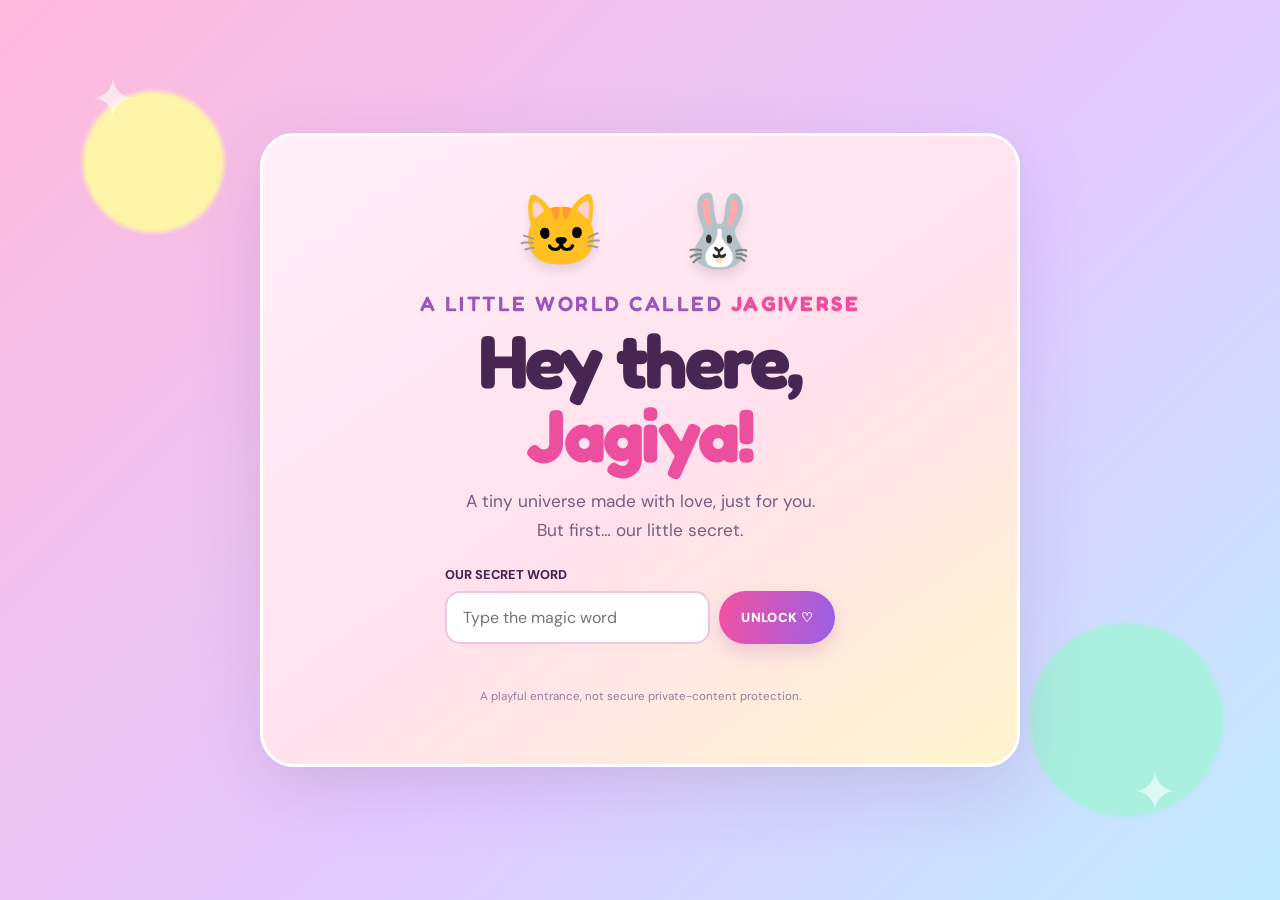
<file: index.html>
<!doctype html>
<html lang="en">
<head>
<meta charset="utf-8"><meta name="viewport" content="width=device-width,initial-scale=1"><meta name="theme-color" content="#ff72b6">
<title>JAGIVERSE ♡ for Jagiya</title>
<style>
@import url('https://fonts.googleapis.com/css2?family=DM+Sans:wght@400;500;600;700;800;900&family=Fredoka:wght@400;500;600;700&family=Pacifico&display=swap');
:root{--ink:#43234f;--pink:#ff62ad;--purple:#9664ed;--yellow:#ffd85e;--mint:#69d9bd;--blue:#69c8f3;--paper:#fffaff}
*{box-sizing:border-box}html,body{margin:0;width:100%;height:100%;overflow:hidden}body{font-family:'DM Sans',sans-serif;color:var(--ink);background:linear-gradient(130deg,#ffd6e9,#f0ddff 48%,#d9f4ff)}button,input{font:inherit}button{cursor:pointer;border:0}
#app{position:relative;width:100%;height:100dvh;overflow:hidden}.scene{position:absolute;inset:0;display:none!important;align-items:center;justify-content:center;padding:clamp(14px,3vw,34px);overflow:hidden}.scene.active{display:flex!important;animation:appear .42s ease both}@keyframes appear{from{opacity:0;transform:scale(.985)}to{opacity:1;transform:scale(1)}}
.scene:before,.scene:after{content:'✦';position:absolute;color:#fff9;font-size:clamp(25px,5vw,55px);pointer-events:none}.scene:before{top:7%;left:7%}.scene:after{bottom:8%;right:8%}
.panel{position:relative;z-index:1;width:min(760px,100%);max-height:calc(100dvh - 34px);overflow:hidden;text-align:center;padding:clamp(22px,4vw,48px);border:3px solid #fff;border-radius:34px;background:#fffdf2ed;box-shadow:0 22px 70px #653b7b2b}
.panel.pink{background:linear-gradient(145deg,#fff0f7,#ffe1ed 55%,#fff5ce)}.panel.lilac{background:linear-gradient(145deg,#fff,#eee2ff 65%,#e3f4ff)}.panel.yellow{background:linear-gradient(145deg,#fff8d9,#ffe8c9 55%,#ffe1ef)}.panel.mint{background:linear-gradient(145deg,#f1fff9,#d9f8ee 55%,#e1efff)}
.brand{font:600 clamp(1rem,2vw,1.3rem) 'Fredoka';letter-spacing:.12em;color:#9c56b9}.brand b{color:#f04e9c}.mascots{font-size:clamp(2.6rem,6vw,4.4rem);margin:0 0 12px;filter:drop-shadow(0 7px 4px #5c376b22)}.kicker{font-size:.7rem;letter-spacing:.2em;text-transform:uppercase;font-weight:900;color:#a14eb6;margin:0 0 12px}.headline{font:700 clamp(2.2rem,6.5vw,4.7rem)/.98 'Fredoka';letter-spacing:-.035em;margin:8px 0 16px;color:#482653}.headline em{font-style:normal;color:#ed4f9f}.headline .purple{color:#9160dd}.copy{font-size:clamp(.92rem,1.6vw,1.08rem);line-height:1.65;color:#755d7e;max-width:570px;margin:12px auto 22px}.tiny{font-size:.72rem;color:#977e9e;margin-top:17px}.field-label{display:block;text-align:left;font-size:.8rem;font-weight:800;margin:18px auto 8px;max-width:390px}.entry{display:flex;gap:9px;max-width:390px;margin:auto}.entry input{min-width:0;flex:1;border:2px solid #f1c5df;background:white;border-radius:15px;padding:14px 16px;outline:none}.entry input:focus{border-color:#a36be8}.btn{border-radius:999px;padding:14px 22px;font-weight:900;font-size:.82rem;letter-spacing:.025em;color:white;background:linear-gradient(100deg,#f451a1,#9860e8);box-shadow:0 8px 18px #a04d9d35;transition:.18s}.btn:hover{transform:translateY(-2px) scale(1.02)}.btn.alt{background:linear-gradient(100deg,#ff9d43,#f25c9e)}.btn.soft{background:#fff;color:#8d50b5;border:2px solid #ead6ff;box-shadow:none}.actions{display:flex;justify-content:center;gap:10px;flex-wrap:wrap;margin-top:22px}.error{color:#d63f76;font-weight:800;font-size:.8rem;min-height:18px;margin:10px 0 0}
.gate-scene{background:radial-gradient(circle at 12% 18%,#fff5a8 0 5%,transparent 5.5%),radial-gradient(circle at 88% 80%,#a9f0df 0 7%,transparent 7.5%),linear-gradient(135deg,#ffb9db,#e4caff 55%,#bfeaff)}.welcome-scene{background:radial-gradient(circle at 15% 80%,#ffda7d 0 8%,transparent 8.5%),linear-gradient(135deg,#ffd4eb,#e9d8ff 55%,#c8edff)}.birthday-scene{background:radial-gradient(circle at 50% 0,#fff0a8,transparent 40%),linear-gradient(135deg,#ffb5d8,#f4d9ff 50%,#c8f2ed)}.memory-scene{background:linear-gradient(135deg,#d4f5e8,#fff0bd 50%,#ffd5e9)}.home-scene{background:linear-gradient(135deg,#ffc9e3,#e3d4ff 48%,#c8edff)}.feature-scene{background:linear-gradient(135deg,#ffe0ef,#e7dcff 52%,#d7f5eb)}
.cake{font-size:clamp(4rem,10vw,6.4rem);line-height:1.15;filter:drop-shadow(0 9px 5px #6b3d6a20);animation:bob 2s ease-in-out infinite}@keyframes bob{50%{transform:translateY(-8px)}}.birthday-note{font:500 clamp(1rem,2vw,1.25rem)/1.7 'DM Sans';color:#70536f;max-width:590px;margin:10px auto}.signature{font:1.45rem 'Pacifico';color:#b24c9c;margin:16px 0}.memory-cards{display:grid;grid-template-columns:repeat(3,1fr);gap:10px;margin:22px auto;max-width:560px}.memory-card{padding:17px 8px;border:2px solid white;border-radius:20px;background:#ffe0ef;box-shadow:0 8px 18px #73447a18}.memory-card:nth-child(2){background:#fff0b9}.memory-card:nth-child(3){background:#d9f5e9}.memory-card span{display:block;font-size:2rem}.memory-card b{display:block;font:700 .85rem 'Fredoka';margin-top:6px}.memory-card small{display:block;font-size:.68rem;color:#826a88;margin-top:4px}
.home-panel{width:min(900px,100%);padding:clamp(18px,3vw,30px)}.home-top{display:flex;justify-content:space-between;align-items:center;margin-bottom:12px}.home-top .brand{font-size:1.2rem}.hello{background:white;border-radius:999px;padding:9px 14px;font-size:.72rem;font-weight:900;color:#a04c9f}.home-title{font:700 clamp(2rem,5vw,3.3rem) 'Fredoka';margin:8px 0;color:#4a2858}.home-title span{color:#e94d9c}.door-grid{display:grid;grid-template-columns:repeat(3,1fr);gap:12px;margin-top:22px}.door{min-height:128px;padding:15px 9px;border:2px solid white;border-radius:22px;color:#512c5e;box-shadow:0 9px 20px #75458a1b;transition:.18s}.door:hover{transform:translateY(-4px) rotate(-1deg)}.door span{display:block;font-size:2.2rem;margin-bottom:5px}.door b{display:block;font:700 .83rem 'Fredoka'}.door small{display:block;font-size:.68rem;color:#806b87;margin-top:4px}.door:nth-child(1){background:#ffd9eb}.door:nth-child(2){background:#e5d8ff}.door:nth-child(3){background:#ffedb7}.door:nth-child(4){background:#d6f5e8}.door:nth-child(5){background:#d5efff}.door:nth-child(6){background:#ffe0d0}
.back{position:absolute;top:17px;left:18px;border-radius:999px;background:#fff;color:#8955ae;padding:9px 14px;font-size:.72rem;font-weight:900;box-shadow:0 4px 12px #75458a14}.feature-panel{padding-top:52px}.choices{display:grid;grid-template-columns:repeat(3,1fr);gap:10px;margin:18px auto;max-width:580px}.choice{border:2px solid white;border-radius:18px;padding:13px 6px;background:#ffe0ee;color:#583360;font-size:1.8rem;box-shadow:0 7px 16px #75458a13}.choice:nth-child(3n+2){background:#fff0bd}.choice:nth-child(3n){background:#d9f5e9}.choice b{display:block;font:700 .78rem 'Fredoka';margin-top:5px}.message{background:white;border:2px dashed #e7b6dd;border-radius:18px;padding:16px;margin:15px auto;max-width:590px;color:#72587d;line-height:1.65;min-height:55px}.gift-row{display:flex;justify-content:center;gap:15px}.gift-row button{font-size:2.7rem;background:#ffe1ef;border:2px solid white;border-radius:18px;padding:10px 17px}.year-row{display:flex;gap:8px;justify-content:center;flex-wrap:wrap}.year-row button{background:#eee1ff;color:#8150b0;border-radius:999px;padding:10px 15px;font-weight:900}.year-row button.selected{background:#915cda;color:white}.photo-input{display:none}.photo-grid{display:flex;justify-content:center;gap:10px;flex-wrap:wrap;max-height:120px;overflow:hidden}.photo-grid img{width:90px;height:90px;object-fit:cover;border:6px solid white;box-shadow:0 5px 15px #54305c25;transform:rotate(-3deg)}.photo-grid img:nth-child(even){transform:rotate(4deg)}.footer-note{font:1rem 'Pacifico';color:#a15a9c;margin-top:17px}
#confetti{position:fixed;inset:0;pointer-events:none;z-index:20;overflow:hidden}.piece{position:absolute;top:-20px;width:9px;height:14px;animation:fall 2.8s linear forwards}@keyframes fall{to{transform:translateY(110vh) rotate(650deg);opacity:0}}

.journal{max-width:590px;margin:16px auto 0;background:#fff8fe;border:2px solid #fff;border-radius:22px;padding:14px;box-shadow:0 8px 20px #70437c12}.journal h3{font:700 1.1rem 'Fredoka';margin:3px 0 5px;color:#914a9e}.journal p{font-size:.78rem;color:#806b87;margin:5px}.journal textarea{display:block;width:100%;min-height:92px;resize:vertical;border:2px solid #f1c5df;border-radius:14px;padding:12px;font:inherit;color:#55345f;background:white;outline:none}.journal textarea:focus{border-color:#a36be8}.journal .actions{margin-top:10px}.year-select{display:block;width:min(300px,100%);margin:10px auto 16px;padding:13px 16px;border:2px solid white;border-radius:15px;background:#fff;color:#78469e;font:800 1rem 'DM Sans'}.year-card{max-width:620px;margin:0 auto;background:linear-gradient(145deg,#fff9d9,#ffe5f1 55%,#eee3ff);border:3px solid white;border-radius:24px;padding:18px;box-shadow:0 10px 25px #73447a18}.year-sparkle{font-size:1.35rem;color:#c06aa9}.year-card h2{font:700 1.45rem 'Fredoka';color:#633b7b}.year-card .message{max-height:34vh;overflow:auto;text-align:left;white-space:normal}.garland{position:relative;max-width:640px;margin:16px auto 24px;padding-top:18px}.garland-string{position:absolute;top:18px;left:4%;right:4%;height:30px;border-top:4px solid #c78ab9;border-radius:50%;transform:rotate(1deg)}.photo-grid{display:flex;justify-content:center;align-items:flex-start;gap:clamp(8px,2vw,18px);flex-wrap:wrap;max-height:38vh;overflow:auto;padding:18px 4px 8px}.photo-grid img,.hanging-placeholder{position:relative;width:clamp(86px,17vw,140px);height:clamp(116px,22vw,174px);object-fit:cover;border:7px solid white;border-bottom-width:18px;border-radius:4px;background:#fff3d4;box-shadow:0 8px 17px #54305c25;transform:rotate(-4deg);margin-top:12px}.photo-grid img:nth-child(even),.hanging-placeholder:nth-child(even){transform:rotate(4deg);margin-top:28px}.hanging-placeholder{display:flex;flex-direction:column;align-items:center;justify-content:center;padding:8px;color:#81517f;text-align:center}.hanging-placeholder span{font-size:2rem}.hanging-placeholder b{font:700 .72rem 'Fredoka';margin-top:8px}.hanging-placeholder small{font-size:.6rem;margin-top:5px;color:#a47c9d}
@media(max-width:620px){.panel{padding:24px 17px;border-radius:25px}.entry{flex-direction:column}.entry .btn{width:100%}.door-grid{grid-template-columns:repeat(2,1fr);gap:9px}.door{min-height:112px}.door:nth-child(6){grid-column:1/-1}.choices{grid-template-columns:repeat(2,1fr)}.memory-cards{gap:6px}.memory-card{padding:13px 4px}.memory-card b{font-size:.72rem}.home-panel{padding:17px 12px}.home-title{margin:4px}.home-top{margin-bottom:6px}}
@media(max-height:650px){.panel{padding-top:18px;padding-bottom:18px}.mascots{margin-bottom:5px}.headline{margin:5px 0 9px}.copy{margin:8px auto 13px}.cake{font-size:3.5rem}.memory-cards{margin:12px auto}.door{min-height:100px;padding:10px 6px}.door span{font-size:1.8rem}.feature-panel{padding-top:44px}}

/* JAGIVERSE — FULL CONTENT SCROLL FIX */
.scene {
  align-items: flex-start;
  overflow-x: hidden;
  overflow-y: auto;
  scroll-behavior: smooth;
}

.panel {
  flex-shrink: 0;
  max-height: none;
  overflow: visible;
  margin-block: auto;
}

/* Pretty scrollbar */
.scene {
  scrollbar-width: thin;
  scrollbar-color: #d99acb transparent;
}

.scene::-webkit-scrollbar {
  width: 7px;
}

.scene::-webkit-scrollbar-thumb {
  background: #d99acb;
  border-radius: 20px;
}

</style>
</head>
<body>
<main id="app">
<section class="scene gate-scene active" id="gate"><div class="panel pink"><div class="mascots">🐱　🐰</div><div class="brand">A LITTLE WORLD CALLED <b>JAGIVERSE</b></div><h1 class="headline">Hey there,<br><em>Jagiya!</em></h1><p class="copy">A tiny universe made with love, just for you.<br>But first… our little secret.</p><form id="gateForm"><label class="field-label" for="password">OUR SECRET WORD</label><div class="entry"><input id="password" type="password" placeholder="Type the magic word" autocomplete="off" required><button class="btn" type="submit">UNLOCK ♡</button></div><p class="error" id="error"></p></form><p class="tiny">A playful entrance, not secure private-content protection.</p></div></section>
<section class="scene welcome-scene" id="welcome"><div class="panel lilac"><div class="mascots">🌈 ✨ 🦋</div><p class="kicker">ACCESS GRANTED · BESTIE DETECTED</p><h1 class="headline">YOU'RE IN,<br><em>JAGIYA!</em></h1><p class="copy">Okay, birthday girl. I made a little something for you. Ready to see it?</p><div class="actions"><button class="btn" data-go="birthday">OPEN YOUR BIRTHDAY SURPRISE 🎁</button></div></div></section>
<section class="scene birthday-scene" id="birthday"><div class="panel yellow"><p class="kicker">NOVEMBER 25 · YOUR DAY, YOUR MAGIC</p><h1 class="headline">HAPPY BIRTHDAY,<br><em>JAGIYA!</em></h1><div class="cake">🎂</div><p class="birthday-note">To my favourite human — three years ago, school gave me a friend, and somehow life gave me a whole little family in one person. I hope this year brings you soft days, loud laughter, brave dreams and all the love you deserve.</p><p class="signature">Forever your bestie ♡</p><div class="actions"><button class="btn alt" data-go="memories">I HAVE ANOTHER SURPRISE 💌</button></div></div></section>
<section class="scene memory-scene" id="memories"><div class="panel mint"><p class="kicker">THREE YEARS · A MILLION LITTLE MOMENTS</p><h1 class="headline">OUR STORY<br><em>ISN'T OVER.</em></h1><p class="copy">From school-day beginnings to all our chaos, laughter and memories. This is only the beginning of our scrapbook.</p><div class="memory-cards"><div class="memory-card"><span>🎒</span><b>YEAR ONE</b><small>Where it began</small></div><div class="memory-card"><span>🌷</span><b>YEAR TWO</b><small>More chaos, more us</small></div><div class="memory-card"><span>🧸</span><b>YEAR THREE</b><small>Still my person</small></div></div><div class="actions"><button class="btn" data-go="home">ENTER OUR LITTLE UNIVERSE ✨</button></div></div></section>
<section class="scene home-scene" id="home"><div class="panel home-panel lilac"><div class="home-top"><div class="brand">JAGI<b>VERSE</b> ♡</div><div class="hello">HI, JAGIYA! 💗</div></div><p class="kicker">YOUR VERY OWN CORNER OF THE UNIVERSE</p><h1 class="home-title">You're <span>home.</span> ♡</h1><p class="copy" style="margin:5px auto 12px">Pick a little door. Something is waiting inside.</p><div class="door-grid"><button class="door" data-go="rooms"><span>🌈</span><b>FEELINGS ROOMS</b><small>For every kind of day</small></button><button class="door" data-go="letters"><span>💌</span><b>OPEN-WHEN LETTERS</b><small>Little notes from me</small></button><button class="door" data-go="play"><span>🎡</span><b>PLAY ZONE</b><small>Games & giggles</small></button><button class="door" data-go="yearbook"><span>📖</span><b>BIRTHDAY BOOK</b><small>Every year, a new page</small></button><button class="door" data-go="scrapbook"><span>📸</span><b>MEMORY SCRAPBOOK</b><small>Our moments</small></button><button class="door" data-go="birthday"><span>🎂</span><b>REPLAY THE DAY</b><small>Birthday magic again</small></button></div><p class="footer-note">Three years down. Forever to go. 🦋</p></div></section>
<section class="scene feature-scene" id="rooms"><div class="panel feature-panel"><button class="back" data-go="home">← HOME</button><p class="kicker">PICK WHAT YOUR HEART NEEDS</p><h1 class="headline">YOUR LITTLE<br><em>FEELINGS ROOMS</em></h1><div class="choices" id="roomChoices"><button class="choice" data-room="sad">🌧️<b>I'm sad</b></button><button class="choice" data-room="happy">🌈<b>I'm happy</b></button><button class="choice" data-room="lonely">🪐<b>I feel lonely</b></button><button class="choice" data-room="hug">🧸<b>I need a hug</b></button><button class="choice" data-room="proud">🏆<b>I'm proud</b></button><button class="choice" data-room="sleep">🌙<b>Can't sleep</b></button><button class="choice" data-room="need">💗<b>I need you</b></button></div><div class="message" id="roomMessage">Choose a room, bestie. I'll meet you there. ♡</div><div class="journal"><h3>💌 Leave me a little message</h3><p>Write whatever is on your mind. Save it here, or share it with me.</p><textarea id="feelingNote" placeholder="Tell me about your day, your thoughts, or anything you want me to know..."></textarea><div class="actions"><button class="btn" id="saveFeeling">SAVE MY NOTE ♡</button><button class="btn alt" id="shareFeeling">SHARE MY NOTE ↗</button></div><p class="tiny" id="feelingStatus">Your saved notes stay in this browser on this device.</p><div class="message" id="savedFeelings">Your little notes will appear here.</div></div></div></section>
<section class="scene feature-scene" id="letters"><div class="panel feature-panel"><button class="back" data-go="home">← HOME</button><p class="kicker">A LITTLE LOVE FOR LATER</p><h1 class="headline">OPEN <em>WHEN…</em> 💌</h1><div class="choices" id="letterChoices"><button class="choice" data-letter="sad">🌧️<b>You're sad</b></button><button class="choice" data-letter="happy">🌈<b>You're happy</b></button><button class="choice" data-letter="miss">💌<b>You miss me</b></button><button class="choice" data-letter="doubt">⭐<b>You doubt yourself</b></button><button class="choice" data-letter="laugh">🐸<b>You need a laugh</b></button><button class="choice" data-letter="birthday">🎂<b>It's your birthday</b></button></div><div class="message" id="letterMessage">Tap an envelope to open your letter. ♡</div></div></section>
<section class="scene feature-scene" id="play"><div class="panel feature-panel"><button class="back" data-go="home">← HOME</button><p class="kicker">TIME TO BE UN-SERIOUS</p><h1 class="headline">BESTIE <em>PLAY ZONE</em></h1><p class="copy">Choose a mystery gift. No peeking!</p><div class="gift-row"><button data-gift="0">🎁</button><button data-gift="1">🎀</button><button data-gift="2">🧁</button></div><div class="message" id="giftMessage">Your surprise is waiting…</div><button class="btn" id="noteButton">SEND ME A RANDOM LOVE NOTE 💗</button><div class="message" id="noteMessage">Press the button for a reminder.</div></div></section>
<section class="scene feature-scene" id="yearbook"><div class="panel feature-panel"><button class="back" data-go="home">← HOME</button><p class="kicker">THE STORY KEEPS GROWING</p><h1 class="headline">OUR BIRTHDAY <em>BOOK</em></h1><label class="field-label" for="yearSelect">CHOOSE A BIRTHDAY CHAPTER</label><select id="yearSelect" class="year-select"></select><div class="year-card"><div class="year-sparkle">✦ ✧ 🎂 ✧ ✦</div><h2 id="yearHeading">2026 · THE FIRST PAGE</h2><div class="message" id="yearMessage">The first page of our birthday tradition. ♡</div><p class="signature">A new birthday, a new little letter. ♡</p></div><p class="copy">A birthday chapter for every year from 2026 through 2076. Fifty years of wishes, and still more to come.</p></div></section>
<section class="scene feature-scene" id="scrapbook"><div class="panel feature-panel"><button class="back" data-go="home">← HOME</button><p class="kicker">OUR CAMERA ROLL, BUT CUTER</p><h1 class="headline">MEMORY <em>SCRAPBOOK</em></h1><p class="copy">Not a photo grid — a little memory party, with our moments hanging like decorations.</p><div class="garland">
  <div class="garland-string"></div>

  <div class="photo-grid" id="photos"></div>

  <label class="btn" for="photoInput">＋ HANG OUR PHOTOS</label><input class="photo-input" id="photoInput" type="file" accept="image/*" multiple><p class="tiny">Add your favourite memories here, one picture at a time or all together! 💗</p></div></section>
</main><div id="confetti"></div>
<script>
(()=>{'use strict';const $=s=>document.querySelector(s),all=[...document.querySelectorAll('.scene')];function show(id){all.forEach(x=>x.classList.toggle('active',x.id===id));}document.addEventListener('click',e=>{const b=e.target.closest('[data-go]');if(b){show(b.dataset.go);if(b.dataset.go==='birthday')burst(80)}});$('#gateForm').addEventListener('submit',e=>{e.preventDefault();if($('#password').value.trim()==='0412'){show('welcome');burst(45);$('#error').textContent=''}else{$('#error').textContent='Not quite, bestie. Try our secret word again ♡';$('#password').focus()}});function burst(n){const layer=$('#confetti'),c=['#ff5eaa','#9b5cf2','#ffdc57','#59d6bd','#59bdf5'];for(let i=0;i<n;i++){let p=document.createElement('i');p.className='piece';p.style.left=Math.random()*100+'%';p.style.background=c[i%c.length];p.style.animationDelay=Math.random()*.5+'s';layer.append(p);setTimeout(()=>p.remove(),3000)}}
const room={sad:'It is okay to have a heavy day. You do not have to turn every bad day into a lesson. Rest, cry if you need to, and be gentle with yourself. ♡',happy:'WAIT, YOU ARE HAPPY?! TELL ME EVERYTHING! You deserve days that feel light. Celebrate every tiny thing. 🌈',lonely:'You are not an afterthought. Even when the chat is quiet, you still matter. You have a place in my life. 🪐',hug:'Consider this your biggest virtual hug from me, Jagiya! 🐱💗🐰',proud:'I’M PROUD OF YOU TOO, JAGIYA! Every little achievement of yours deserves to be celebrated. Even when you don’t realise how amazing you are, I do. 🏆',sleep:'Unclench your jaw. Drop your shoulders. Take one slow breath in, and let it go. You do not have to solve tomorrow tonight. Rest, Jagiya. 🌙',need:'If you need me, call or message when you can. You do not need a perfect reason. A simple “hey, I need you” is enough. I am on your team. 💗'};$('#roomChoices').addEventListener('click',e=>{let b=e.target.closest('[data-room]');if(b){$('#roomMessage').textContent=room[b.dataset.room];if(['hug','proud'].includes(b.dataset.room))burst(45)}});
const letters={sad:'I wish I could sit beside you right now. You do not have to explain everything or pretend you are okay. You are loved on the messy days too. ♡',happy:'I hope you are smiling that big smile of yours. Please celebrate properly! Your happiness is never silly or too much. 🌈',miss:'Consider this a tiny paper hug. Three years of friendship, countless little moments, and still so much story left. 💌',doubt:'You are capable of more than your worried brain lets you believe. You do not have to be perfect to be brilliant. ⭐',laugh:'Official reminder: drink water, stop overthinking for four minutes, and remember your bestie thinks you are a certified little weirdo. Affectionately. 🐸',birthday:'Another chapter, another version of you to love. Here is to all the birthdays we have not celebrated yet. 🎂'};$('#letterChoices').addEventListener('click',e=>{let b=e.target.closest('[data-letter]');if(b)$('#letterMessage').textContent=letters[b.dataset.letter]});const gifts=['A pocket-sized reminder: you are someone’s favourite person. ♡','A lifetime supply of imaginary cupcakes. 🧁','A bestie coupon: redeem for one emergency pep talk. 💌'];document.querySelectorAll('[data-gift]').forEach(b=>b.addEventListener('click',()=>$('#giftMessage').textContent=gifts[+b.dataset.gift]));const notes=['You make ordinary days feel like stories worth keeping. ♡','You are not behind. You are becoming.','Your existence is already a reason to celebrate.','If today was hard, I am still proud of you.'];$('#noteButton').addEventListener('click',()=>$('#noteMessage').textContent=notes[Math.floor(Math.random()*notes.length)]);
const yearMessages=["The year this little birthday book begins. I hope today reminds you that being here makes the world brighter. Laugh until your cheeks hurt, feel loved without having to ask, and step into this new age knowing you never have to earn your place in my life. This is our first page, Jagiya, and I am keeping it safe.", "One year later, and I hope life has surprised you in the loveliest ways. I hope you have found new reasons to be proud, new places that feel like home, and new versions of yourself that you are excited to meet. Whatever changed this year, I hope one thing stayed steady: you have a bestie who is cheering for you.", "May this birthday find you braver about your dreams and kinder to yourself on the difficult days. I hope the little things you once wished for are slowly becoming real. Keep collecting silly stories, beautiful moments and people who make your heart feel safe. I am so glad our story crossed paths.", "I hope this year gives you room to grow without rushing, to rest without guilt and to celebrate without making yourself small. May your days be filled with warm surprises, honest friendships and achievements that make you look back and smile. You deserve a life that feels like your own.", "A whole new decade of memories begins. I hope you look at the person you have become with tenderness. You have made it through every version of yesterday, and that is worth celebrating. May this year bring peaceful mornings, ridiculous laughter and dreams that finally get their turn.", "I hope the next twelve months are generous with you. May the right doors open, may the wrong ones close gently, and may you always recognise your own worth before the world reminds you. No matter how busy life gets, I hope we keep finding little ways to make each other laugh.", "This year, I wish you courage that feels calm, confidence that does not need applause and happiness that does not depend on everything being perfect. May you find magic in ordinary afternoons and remember that you are loved in every season.", "I hope you get to do more of what makes you feel alive. Take the pictures, try the new thing, say yes to the adventure and no to what drains you. May this birthday be a reminder that your life is still unfolding in beautiful, surprising directions.", "Another year of you being wonderfully, unmistakably you. I hope you never trade your softness for the sake of fitting in. Keep your humour, your hopes and your lovely little ways of seeing the world. There is so much ahead worth looking forward to.", "I hope you pause today and notice how far you have travelled. Every small step counted, even the ones nobody saw. May this year bring people who understand your heart, work that fulfils you and moments that make you think, yes, this is a life I love.", "May your days ahead hold quiet confidence, loud laughter, and dreams that feel possible. I hope you look back on this birthday and feel proud of the person you have become, including the brave parts nobody else gets to see. Let yourself celebrate the milestones, but treasure the ordinary afternoons too; they are often where the sweetest memories hide. May you never forget how much you matter to me.", "This birthday, remember that you deserve unexpected joy, deep rest, and a heart that feels understood. I hope you look back on this birthday and feel proud of the person you have become, including the brave parts nobody else gets to see. Let yourself celebrate the milestones, but treasure the ordinary afternoons too; they are often where the sweetest memories hide. I am grateful that the world brought us into each other’s lives.", "I hope you keep choosing warm friendships, exciting plans, and time to enjoy the present. I hope you look back on this birthday and feel proud of the person you have become, including the brave parts nobody else gets to see. Let yourself celebrate the milestones, but treasure the ordinary afternoons too; they are often where the sweetest memories hide. I hope we add another hundred ridiculous memories to our story.", "May this new age open doors to little adventures that become stories you tell for years. I hope you look back on this birthday and feel proud of the person you have become, including the brave parts nobody else gets to see. Let yourself celebrate the milestones, but treasure the ordinary afternoons too; they are often where the sweetest memories hide. You deserve every bit of goodness coming your way.", "I wish you the freedom to new skills, brave choices, and tiny moments worth keeping. I hope you look back on this birthday and feel proud of the person you have become, including the brave parts nobody else gets to see. Let yourself celebrate the milestones, but treasure the ordinary afternoons too; they are often where the sweetest memories hide. Here is to a chapter that feels unmistakably yours.", "May this year bring you fresh beginnings, patient growth, and the courage to be fully you. I hope you look back on this birthday and feel proud of the person you have become, including the brave parts nobody else gets to see. Let yourself celebrate the milestones, but treasure the ordinary afternoons too; they are often where the sweetest memories hide. Keep being your brilliant, one-of-a-kind self.", "For this birthday, I hope you discover the confidence to trust your own timing and the joy of being yourself. I hope you look back on this birthday and feel proud of the person you have become, including the brave parts nobody else gets to see. Let yourself celebrate the milestones, but treasure the ordinary afternoons too; they are often where the sweetest memories hide. I will always be cheering for you, Jagiya.", "I am wishing you a year filled with kind people, meaningful adventures, and peaceful evenings. I hope you look back on this birthday and feel proud of the person you have become, including the brave parts nobody else gets to see. Let yourself celebrate the milestones, but treasure the ordinary afternoons too; they are often where the sweetest memories hide. Whatever this year looks like, you do not have to face it without love.", "May the next chapter surprise you with beautiful memories, good surprises, and reasons to celebrate yourself. I hope you look back on this birthday and feel proud of the person you have become, including the brave parts nobody else gets to see. Let yourself celebrate the milestones, but treasure the ordinary afternoons too; they are often where the sweetest memories hide. May you never forget how much you matter to me.", "This year, please make room for soft mornings, silly jokes, and victories both big and small. I hope you look back on this birthday and feel proud of the person you have become, including the brave parts nobody else gets to see. Let yourself celebrate the milestones, but treasure the ordinary afternoons too; they are often where the sweetest memories hide. I am grateful that the world brought us into each other’s lives.", "My birthday wish for you is quiet confidence, loud laughter, and dreams that feel possible. I hope you look back on this birthday and feel proud of the person you have become, including the brave parts nobody else gets to see. Let yourself celebrate the milestones, but treasure the ordinary afternoons too; they are often where the sweetest memories hide. I hope we add another hundred ridiculous memories to our story.", "I hope the coming year gives you unexpected joy, deep rest, and a heart that feels understood. I hope you look back on this birthday and feel proud of the person you have become, including the brave parts nobody else gets to see. Let yourself celebrate the milestones, but treasure the ordinary afternoons too; they are often where the sweetest memories hide. You deserve every bit of goodness coming your way.", "May you find more time for warm friendships, exciting plans, and time to enjoy the present. I hope you look back on this birthday and feel proud of the person you have become, including the brave parts nobody else gets to see. Let yourself celebrate the milestones, but treasure the ordinary afternoons too; they are often where the sweetest memories hide. Here is to a chapter that feels unmistakably yours.", "As another page turns, I hope for you little adventures that become stories you tell for years. I hope you look back on this birthday and feel proud of the person you have become, including the brave parts nobody else gets to see. Let yourself celebrate the milestones, but treasure the ordinary afternoons too; they are often where the sweetest memories hide. Keep being your brilliant, one-of-a-kind self.", "I hope life is especially gentle with you new skills, brave choices, and tiny moments worth keeping. I hope you look back on this birthday and feel proud of the person you have become, including the brave parts nobody else gets to see. Let yourself celebrate the milestones, but treasure the ordinary afternoons too; they are often where the sweetest memories hide. I will always be cheering for you, Jagiya.", "May your days ahead hold fresh beginnings, patient growth, and the courage to be fully you. I hope you look back on this birthday and feel proud of the person you have become, including the brave parts nobody else gets to see. Let yourself celebrate the milestones, but treasure the ordinary afternoons too; they are often where the sweetest memories hide. Whatever this year looks like, you do not have to face it without love.", "This birthday, remember that you deserve the confidence to trust your own timing and the joy of being yourself. I hope you look back on this birthday and feel proud of the person you have become, including the brave parts nobody else gets to see. Let yourself celebrate the milestones, but treasure the ordinary afternoons too; they are often where the sweetest memories hide. May you never forget how much you matter to me.", "I hope you keep choosing kind people, meaningful adventures, and peaceful evenings. I hope you look back on this birthday and feel proud of the person you have become, including the brave parts nobody else gets to see. Let yourself celebrate the milestones, but treasure the ordinary afternoons too; they are often where the sweetest memories hide. I am grateful that the world brought us into each other’s lives.", "May this new age open doors to beautiful memories, good surprises, and reasons to celebrate yourself. I hope you look back on this birthday and feel proud of the person you have become, including the brave parts nobody else gets to see. Let yourself celebrate the milestones, but treasure the ordinary afternoons too; they are often where the sweetest memories hide. I hope we add another hundred ridiculous memories to our story.", "I wish you the freedom to soft mornings, silly jokes, and victories both big and small. I hope you look back on this birthday and feel proud of the person you have become, including the brave parts nobody else gets to see. Let yourself celebrate the milestones, but treasure the ordinary afternoons too; they are often where the sweetest memories hide. You deserve every bit of goodness coming your way.", "May this year bring you quiet confidence, loud laughter, and dreams that feel possible. I hope you look back on this birthday and feel proud of the person you have become, including the brave parts nobody else gets to see. Let yourself celebrate the milestones, but treasure the ordinary afternoons too; they are often where the sweetest memories hide. Here is to a chapter that feels unmistakably yours.", "For this birthday, I hope you discover unexpected joy, deep rest, and a heart that feels understood. I hope you look back on this birthday and feel proud of the person you have become, including the brave parts nobody else gets to see. Let yourself celebrate the milestones, but treasure the ordinary afternoons too; they are often where the sweetest memories hide. Keep being your brilliant, one-of-a-kind self.", "I am wishing you a year filled with warm friendships, exciting plans, and time to enjoy the present. I hope you look back on this birthday and feel proud of the person you have become, including the brave parts nobody else gets to see. Let yourself celebrate the milestones, but treasure the ordinary afternoons too; they are often where the sweetest memories hide. I will always be cheering for you, Jagiya.", "May the next chapter surprise you with little adventures that become stories you tell for years. I hope you look back on this birthday and feel proud of the person you have become, including the brave parts nobody else gets to see. Let yourself celebrate the milestones, but treasure the ordinary afternoons too; they are often where the sweetest memories hide. Whatever this year looks like, you do not have to face it without love.", "This year, please make room for new skills, brave choices, and tiny moments worth keeping. I hope you look back on this birthday and feel proud of the person you have become, including the brave parts nobody else gets to see. Let yourself celebrate the milestones, but treasure the ordinary afternoons too; they are often where the sweetest memories hide. May you never forget how much you matter to me.", "My birthday wish for you is fresh beginnings, patient growth, and the courage to be fully you. I hope you look back on this birthday and feel proud of the person you have become, including the brave parts nobody else gets to see. Let yourself celebrate the milestones, but treasure the ordinary afternoons too; they are often where the sweetest memories hide. I am grateful that the world brought us into each other’s lives.", "I hope the coming year gives you the confidence to trust your own timing and the joy of being yourself. I hope you look back on this birthday and feel proud of the person you have become, including the brave parts nobody else gets to see. Let yourself celebrate the milestones, but treasure the ordinary afternoons too; they are often where the sweetest memories hide. I hope we add another hundred ridiculous memories to our story.", "May you find more time for kind people, meaningful adventures, and peaceful evenings. I hope you look back on this birthday and feel proud of the person you have become, including the brave parts nobody else gets to see. Let yourself celebrate the milestones, but treasure the ordinary afternoons too; they are often where the sweetest memories hide. You deserve every bit of goodness coming your way.", "As another page turns, I hope for you beautiful memories, good surprises, and reasons to celebrate yourself. I hope you look back on this birthday and feel proud of the person you have become, including the brave parts nobody else gets to see. Let yourself celebrate the milestones, but treasure the ordinary afternoons too; they are often where the sweetest memories hide. Here is to a chapter that feels unmistakably yours.", "I hope life is especially gentle with you soft mornings, silly jokes, and victories both big and small. I hope you look back on this birthday and feel proud of the person you have become, including the brave parts nobody else gets to see. Let yourself celebrate the milestones, but treasure the ordinary afternoons too; they are often where the sweetest memories hide. Keep being your brilliant, one-of-a-kind self.", "May your days ahead hold quiet confidence, loud laughter, and dreams that feel possible. I hope you look back on this birthday and feel proud of the person you have become, including the brave parts nobody else gets to see. Let yourself celebrate the milestones, but treasure the ordinary afternoons too; they are often where the sweetest memories hide. I will always be cheering for you, Jagiya.", "This birthday, remember that you deserve unexpected joy, deep rest, and a heart that feels understood. I hope you look back on this birthday and feel proud of the person you have become, including the brave parts nobody else gets to see. Let yourself celebrate the milestones, but treasure the ordinary afternoons too; they are often where the sweetest memories hide. Whatever this year looks like, you do not have to face it without love.", "I hope you keep choosing warm friendships, exciting plans, and time to enjoy the present. I hope you look back on this birthday and feel proud of the person you have become, including the brave parts nobody else gets to see. Let yourself celebrate the milestones, but treasure the ordinary afternoons too; they are often where the sweetest memories hide. May you never forget how much you matter to me.", "May this new age open doors to little adventures that become stories you tell for years. I hope you look back on this birthday and feel proud of the person you have become, including the brave parts nobody else gets to see. Let yourself celebrate the milestones, but treasure the ordinary afternoons too; they are often where the sweetest memories hide. I am grateful that the world brought us into each other’s lives.", "I wish you the freedom to new skills, brave choices, and tiny moments worth keeping. I hope you look back on this birthday and feel proud of the person you have become, including the brave parts nobody else gets to see. Let yourself celebrate the milestones, but treasure the ordinary afternoons too; they are often where the sweetest memories hide. I hope we add another hundred ridiculous memories to our story.", "May this year bring you fresh beginnings, patient growth, and the courage to be fully you. I hope you look back on this birthday and feel proud of the person you have become, including the brave parts nobody else gets to see. Let yourself celebrate the milestones, but treasure the ordinary afternoons too; they are often where the sweetest memories hide. You deserve every bit of goodness coming your way.", "For this birthday, I hope you discover the confidence to trust your own timing and the joy of being yourself. I hope you look back on this birthday and feel proud of the person you have become, including the brave parts nobody else gets to see. Let yourself celebrate the milestones, but treasure the ordinary afternoons too; they are often where the sweetest memories hide. Here is to a chapter that feels unmistakably yours.", "I am wishing you a year filled with kind people, meaningful adventures, and peaceful evenings. I hope you look back on this birthday and feel proud of the person you have become, including the brave parts nobody else gets to see. Let yourself celebrate the milestones, but treasure the ordinary afternoons too; they are often where the sweetest memories hide. Keep being your brilliant, one-of-a-kind self.", "May the next chapter surprise you with beautiful memories, good surprises, and reasons to celebrate yourself. I hope you look back on this birthday and feel proud of the person you have become, including the brave parts nobody else gets to see. Let yourself celebrate the milestones, but treasure the ordinary afternoons too; they are often where the sweetest memories hide. I will always be cheering for you, Jagiya.", "This year, please make room for soft mornings, silly jokes, and victories both big and small. I hope you look back on this birthday and feel proud of the person you have become, including the brave parts nobody else gets to see. Let yourself celebrate the milestones, but treasure the ordinary afternoons too; they are often where the sweetest memories hide. Whatever this year looks like, you do not have to face it without love.", "My birthday wish for you is quiet confidence, loud laughter, and dreams that feel possible. I hope you look back on this birthday and feel proud of the person you have become, including the brave parts nobody else gets to see. Let yourself celebrate the milestones, but treasure the ordinary afternoons too; they are often where the sweetest memories hide. May you never forget how much you matter to me."];const select=$('#yearSelect');yearMessages.forEach((m,i)=>{const y=2026+i,o=document.createElement('option');o.value=y;o.textContent=y;select.append(o)});function showYear(y){$('#yearHeading').textContent=y+' · A LETTER FOR YOUR BIRTHDAY';$('#yearMessage').textContent=y+': '+yearMessages[y-2026]}select.addEventListener('change',()=>showYear(+select.value));showYear(2026);
const photoInput = $('#photoInput');
const photoArea = $('#photos');

const photoDB = new Promise((resolve, reject) => {
  const request = indexedDB.open('JagiverseMemories', 1);

  request.onupgradeneeded = () => {
    request.result.createObjectStore('photos', {
      keyPath: 'id',
      autoIncrement: true
    });
  };

  request.onsuccess = () => resolve(request.result);
  request.onerror = () => reject(request.error);
});

function displayPhoto(photo) {
  const img = document.createElement('img');
  img.src = URL.createObjectURL(photo.image);
  img.alt = 'Friendship memory';
  photoArea.append(img);
}

// Load previously saved photos whenever the page opens
async function loadSavedPhotos() {
  const db = await photoDB;
  const request = db.transaction('photos', 'readonly')
    .objectStore('photos').getAll();

  request.onsuccess = () => {
    request.result.forEach(displayPhoto);
  };
}

loadSavedPhotos().catch(console.error);

// Save newly selected photos automatically
photoInput.addEventListener('change', async (e) => {
  const files = [...e.target.files];
  const db = await photoDB;

  files.forEach(file => {
    if (!file.type.startsWith('image/')) return;

    const request = db.transaction('photos', 'readwrite')
      .objectStore('photos')
      .add({ image: file });

    request.onsuccess = () => {
      displayPhoto({ image: file });
    };
  });

  photoInput.value = '';
});
;const noteKey='jagiverse-feeling-notes';function getNotes(){try{return JSON.parse(localStorage.getItem(noteKey)||'[]')}catch{return []}}function renderNotes(){const ns=getNotes();$('#savedFeelings').textContent=ns.length?ns.map((n,i)=>(i+1)+'. '+n).join('\n\n'):'Your little notes will appear here.'}renderNotes();$('#saveFeeling').addEventListener('click',()=>{const v=$('#feelingNote').value.trim();if(!v){$('#feelingStatus').textContent='Write a little something first ♡';return}const ns=getNotes();ns.push(v);localStorage.setItem(noteKey,JSON.stringify(ns));$('#feelingNote').value='';$('#feelingStatus').textContent='Saved on this device. Come back and read it here. ♡';renderNotes()});$('#shareFeeling').addEventListener('click',async()=>{const v=$('#feelingNote').value.trim();if(!v){$('#feelingStatus').textContent='Write your message first, then share it ♡';return}try{if(navigator.share){await navigator.share({title:'A little message from Jagiya',text:v});$('#feelingStatus').textContent='Choose WhatsApp or another app to send it.'}else{await navigator.clipboard.writeText(v);$('#feelingStatus').textContent='Copied! Paste it into your chat with your bestie.'}}catch(err){$('#feelingStatus').textContent='Copy your message and send it in your usual chat. ♡'}});
})();
</script>
</body></html>
</file>
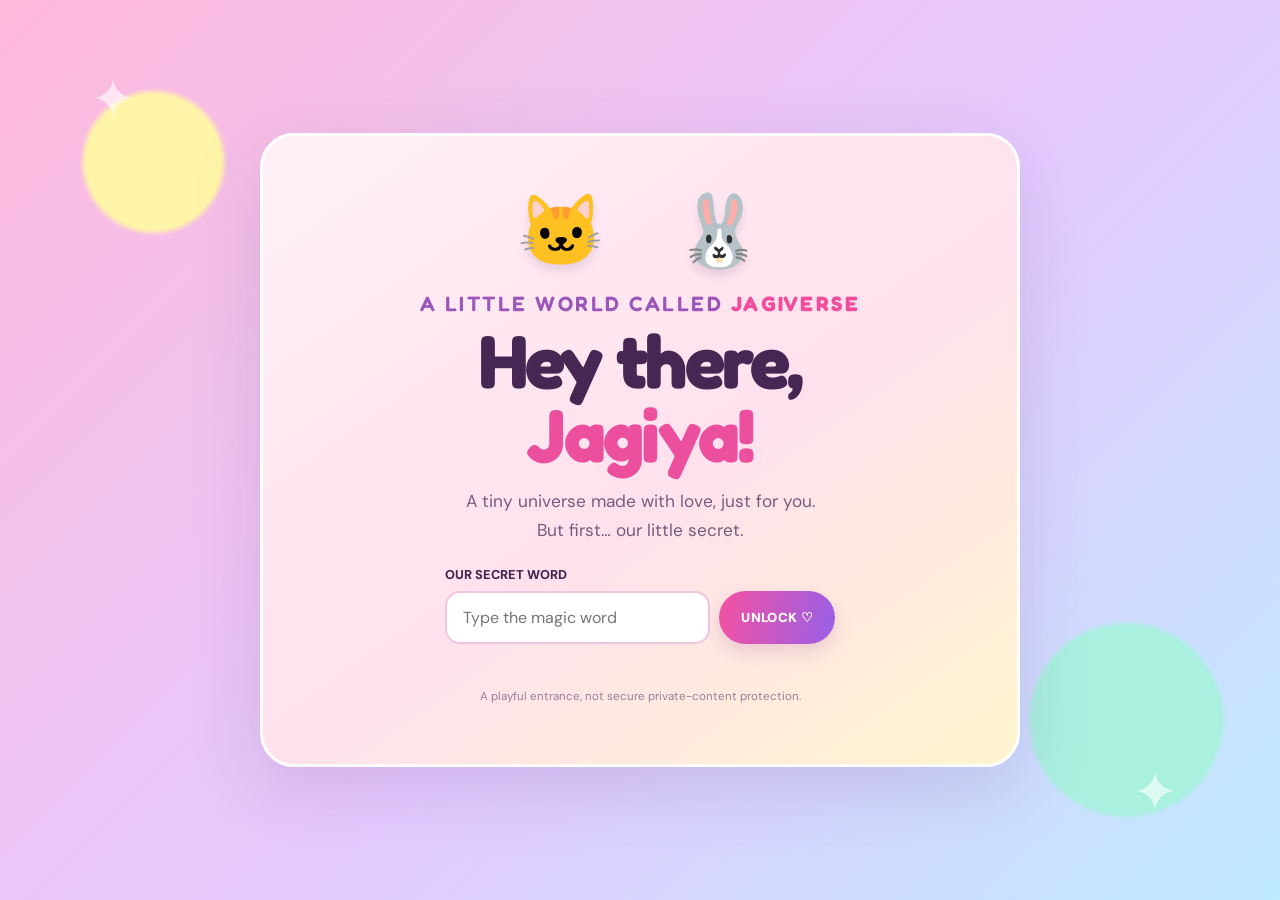
<file: index (1).html>
<!doctype html>
<html lang="en">
<head>
<meta charset="utf-8"><meta name="viewport" content="width=device-width,initial-scale=1"><meta name="theme-color" content="#ff72b6">
<title>JAGIVERSE ♡ for Jagiya</title>
<style>
@import url('https://fonts.googleapis.com/css2?family=DM+Sans:wght@400;500;600;700;800;900&family=Fredoka:wght@400;500;600;700&family=Pacifico&display=swap');
:root{--ink:#43234f;--pink:#ff62ad;--purple:#9664ed;--yellow:#ffd85e;--mint:#69d9bd;--blue:#69c8f3;--paper:#fffaff}
*{box-sizing:border-box}html,body{margin:0;width:100%;height:100%;overflow:hidden}body{font-family:'DM Sans',sans-serif;color:var(--ink);background:linear-gradient(130deg,#ffd6e9,#f0ddff 48%,#d9f4ff)}button,input{font:inherit}button{cursor:pointer;border:0}
#app{position:relative;width:100%;height:100dvh;overflow:hidden}.scene{position:absolute;inset:0;display:none!important;align-items:center;justify-content:center;padding:clamp(14px,3vw,34px);overflow:hidden}.scene.active{display:flex!important;animation:appear .42s ease both}@keyframes appear{from{opacity:0;transform:scale(.985)}to{opacity:1;transform:scale(1)}}
.scene:before,.scene:after{content:'✦';position:absolute;color:#fff9;font-size:clamp(25px,5vw,55px);pointer-events:none}.scene:before{top:7%;left:7%}.scene:after{bottom:8%;right:8%}
.panel{position:relative;z-index:1;width:min(760px,100%);max-height:calc(100dvh - 34px);overflow:hidden;text-align:center;padding:clamp(22px,4vw,48px);border:3px solid #fff;border-radius:34px;background:#fffdf2ed;box-shadow:0 22px 70px #653b7b2b}
.panel.pink{background:linear-gradient(145deg,#fff0f7,#ffe1ed 55%,#fff5ce)}.panel.lilac{background:linear-gradient(145deg,#fff,#eee2ff 65%,#e3f4ff)}.panel.yellow{background:linear-gradient(145deg,#fff8d9,#ffe8c9 55%,#ffe1ef)}.panel.mint{background:linear-gradient(145deg,#f1fff9,#d9f8ee 55%,#e1efff)}
.brand{font:600 clamp(1rem,2vw,1.3rem) 'Fredoka';letter-spacing:.12em;color:#9c56b9}.brand b{color:#f04e9c}.mascots{font-size:clamp(2.6rem,6vw,4.4rem);margin:0 0 12px;filter:drop-shadow(0 7px 4px #5c376b22)}.kicker{font-size:.7rem;letter-spacing:.2em;text-transform:uppercase;font-weight:900;color:#a14eb6;margin:0 0 12px}.headline{font:700 clamp(2.2rem,6.5vw,4.7rem)/.98 'Fredoka';letter-spacing:-.035em;margin:8px 0 16px;color:#482653}.headline em{font-style:normal;color:#ed4f9f}.headline .purple{color:#9160dd}.copy{font-size:clamp(.92rem,1.6vw,1.08rem);line-height:1.65;color:#755d7e;max-width:570px;margin:12px auto 22px}.tiny{font-size:.72rem;color:#977e9e;margin-top:17px}.field-label{display:block;text-align:left;font-size:.8rem;font-weight:800;margin:18px auto 8px;max-width:390px}.entry{display:flex;gap:9px;max-width:390px;margin:auto}.entry input{min-width:0;flex:1;border:2px solid #f1c5df;background:white;border-radius:15px;padding:14px 16px;outline:none}.entry input:focus{border-color:#a36be8}.btn{border-radius:999px;padding:14px 22px;font-weight:900;font-size:.82rem;letter-spacing:.025em;color:white;background:linear-gradient(100deg,#f451a1,#9860e8);box-shadow:0 8px 18px #a04d9d35;transition:.18s}.btn:hover{transform:translateY(-2px) scale(1.02)}.btn.alt{background:linear-gradient(100deg,#ff9d43,#f25c9e)}.btn.soft{background:#fff;color:#8d50b5;border:2px solid #ead6ff;box-shadow:none}.actions{display:flex;justify-content:center;gap:10px;flex-wrap:wrap;margin-top:22px}.error{color:#d63f76;font-weight:800;font-size:.8rem;min-height:18px;margin:10px 0 0}
.gate-scene{background:radial-gradient(circle at 12% 18%,#fff5a8 0 5%,transparent 5.5%),radial-gradient(circle at 88% 80%,#a9f0df 0 7%,transparent 7.5%),linear-gradient(135deg,#ffb9db,#e4caff 55%,#bfeaff)}.welcome-scene{background:radial-gradient(circle at 15% 80%,#ffda7d 0 8%,transparent 8.5%),linear-gradient(135deg,#ffd4eb,#e9d8ff 55%,#c8edff)}.birthday-scene{background:radial-gradient(circle at 50% 0,#fff0a8,transparent 40%),linear-gradient(135deg,#ffb5d8,#f4d9ff 50%,#c8f2ed)}.memory-scene{background:linear-gradient(135deg,#d4f5e8,#fff0bd 50%,#ffd5e9)}.home-scene{background:linear-gradient(135deg,#ffc9e3,#e3d4ff 48%,#c8edff)}.feature-scene{background:linear-gradient(135deg,#ffe0ef,#e7dcff 52%,#d7f5eb)}
.cake{font-size:clamp(4rem,10vw,6.4rem);line-height:1.15;filter:drop-shadow(0 9px 5px #6b3d6a20);animation:bob 2s ease-in-out infinite}@keyframes bob{50%{transform:translateY(-8px)}}.birthday-note{font:500 clamp(1rem,2vw,1.25rem)/1.7 'DM Sans';color:#70536f;max-width:590px;margin:10px auto}.signature{font:1.45rem 'Pacifico';color:#b24c9c;margin:16px 0}.memory-cards{display:grid;grid-template-columns:repeat(3,1fr);gap:10px;margin:22px auto;max-width:560px}.memory-card{padding:17px 8px;border:2px solid white;border-radius:20px;background:#ffe0ef;box-shadow:0 8px 18px #73447a18}.memory-card:nth-child(2){background:#fff0b9}.memory-card:nth-child(3){background:#d9f5e9}.memory-card span{display:block;font-size:2rem}.memory-card b{display:block;font:700 .85rem 'Fredoka';margin-top:6px}.memory-card small{display:block;font-size:.68rem;color:#826a88;margin-top:4px}
.home-panel{width:min(900px,100%);padding:clamp(18px,3vw,30px)}.home-top{display:flex;justify-content:space-between;align-items:center;margin-bottom:12px}.home-top .brand{font-size:1.2rem}.hello{background:white;border-radius:999px;padding:9px 14px;font-size:.72rem;font-weight:900;color:#a04c9f}.home-title{font:700 clamp(2rem,5vw,3.3rem) 'Fredoka';margin:8px 0;color:#4a2858}.home-title span{color:#e94d9c}.door-grid{display:grid;grid-template-columns:repeat(3,1fr);gap:12px;margin-top:22px}.door{min-height:128px;padding:15px 9px;border:2px solid white;border-radius:22px;color:#512c5e;box-shadow:0 9px 20px #75458a1b;transition:.18s}.door:hover{transform:translateY(-4px) rotate(-1deg)}.door span{display:block;font-size:2.2rem;margin-bottom:5px}.door b{display:block;font:700 .83rem 'Fredoka'}.door small{display:block;font-size:.68rem;color:#806b87;margin-top:4px}.door:nth-child(1){background:#ffd9eb}.door:nth-child(2){background:#e5d8ff}.door:nth-child(3){background:#ffedb7}.door:nth-child(4){background:#d6f5e8}.door:nth-child(5){background:#d5efff}.door:nth-child(6){background:#ffe0d0}
.back{position:absolute;top:17px;left:18px;border-radius:999px;background:#fff;color:#8955ae;padding:9px 14px;font-size:.72rem;font-weight:900;box-shadow:0 4px 12px #75458a14}.feature-panel{padding-top:52px}.choices{display:grid;grid-template-columns:repeat(3,1fr);gap:10px;margin:18px auto;max-width:580px}.choice{border:2px solid white;border-radius:18px;padding:13px 6px;background:#ffe0ee;color:#583360;font-size:1.8rem;box-shadow:0 7px 16px #75458a13}.choice:nth-child(3n+2){background:#fff0bd}.choice:nth-child(3n){background:#d9f5e9}.choice b{display:block;font:700 .78rem 'Fredoka';margin-top:5px}.message{background:white;border:2px dashed #e7b6dd;border-radius:18px;padding:16px;margin:15px auto;max-width:590px;color:#72587d;line-height:1.65;min-height:55px}.gift-row{display:flex;justify-content:center;gap:15px}.gift-row button{font-size:2.7rem;background:#ffe1ef;border:2px solid white;border-radius:18px;padding:10px 17px}.year-row{display:flex;gap:8px;justify-content:center;flex-wrap:wrap}.year-row button{background:#eee1ff;color:#8150b0;border-radius:999px;padding:10px 15px;font-weight:900}.year-row button.selected{background:#915cda;color:white}.photo-input{display:none}.photo-grid{display:flex;justify-content:center;gap:10px;flex-wrap:wrap;max-height:120px;overflow:hidden}.photo-grid img{width:90px;height:90px;object-fit:cover;border:6px solid white;box-shadow:0 5px 15px #54305c25;transform:rotate(-3deg)}.photo-grid img:nth-child(even){transform:rotate(4deg)}.footer-note{font:1rem 'Pacifico';color:#a15a9c;margin-top:17px}
#confetti{position:fixed;inset:0;pointer-events:none;z-index:20;overflow:hidden}.piece{position:absolute;top:-20px;width:9px;height:14px;animation:fall 2.8s linear forwards}@keyframes fall{to{transform:translateY(110vh) rotate(650deg);opacity:0}}

.journal{max-width:590px;margin:16px auto 0;background:#fff8fe;border:2px solid #fff;border-radius:22px;padding:14px;box-shadow:0 8px 20px #70437c12}.journal h3{font:700 1.1rem 'Fredoka';margin:3px 0 5px;color:#914a9e}.journal p{font-size:.78rem;color:#806b87;margin:5px}.journal textarea{display:block;width:100%;min-height:92px;resize:vertical;border:2px solid #f1c5df;border-radius:14px;padding:12px;font:inherit;color:#55345f;background:white;outline:none}.journal textarea:focus{border-color:#a36be8}.journal .actions{margin-top:10px}.year-select{display:block;width:min(300px,100%);margin:10px auto 16px;padding:13px 16px;border:2px solid white;border-radius:15px;background:#fff;color:#78469e;font:800 1rem 'DM Sans'}.year-card{max-width:620px;margin:0 auto;background:linear-gradient(145deg,#fff9d9,#ffe5f1 55%,#eee3ff);border:3px solid white;border-radius:24px;padding:18px;box-shadow:0 10px 25px #73447a18}.year-sparkle{font-size:1.35rem;color:#c06aa9}.year-card h2{font:700 1.45rem 'Fredoka';color:#633b7b}.year-card .message{max-height:34vh;overflow:auto;text-align:left;white-space:normal}.garland{position:relative;max-width:640px;margin:16px auto 24px;padding-top:18px}.garland-string{position:absolute;top:18px;left:4%;right:4%;height:30px;border-top:4px solid #c78ab9;border-radius:50%;transform:rotate(1deg)}.photo-grid{display:flex;justify-content:center;align-items:flex-start;gap:clamp(8px,2vw,18px);flex-wrap:wrap;max-height:38vh;overflow:auto;padding:18px 4px 8px}.photo-grid img,.hanging-placeholder{position:relative;width:clamp(86px,17vw,140px);height:clamp(116px,22vw,174px);object-fit:cover;border:7px solid white;border-bottom-width:18px;border-radius:4px;background:#fff3d4;box-shadow:0 8px 17px #54305c25;transform:rotate(-4deg);margin-top:12px}.photo-grid img:nth-child(even),.hanging-placeholder:nth-child(even){transform:rotate(4deg);margin-top:28px}.photo-item{position:relative;display:inline-block;width:clamp(86px,17vw,140px);height:clamp(116px,22vw,174px);margin-top:12px;transform:rotate(-4deg)}.photo-item:nth-child(even){transform:rotate(4deg);margin-top:28px}.photo-item img{display:block;width:100%;height:100%;object-fit:cover;border:7px solid white;border-bottom-width:18px;border-radius:4px;background:#fff3d4;box-shadow:0 8px 17px #54305c25}.photo-item .remove-photo{position:absolute;top:-11px;right:-11px;width:29px;height:29px;border:2px solid white;border-radius:50%;background:#f04491;color:white;font-size:19px;font-weight:900;line-height:22px;box-shadow:0 3px 10px #54305c55;z-index:5;display:grid;place-items:center}.photo-item .remove-photo:hover{background:#c92c70;transform:scale(1.1)}.photo-caption{position:absolute;left:4px;right:4px;bottom:5px;min-height:18px;padding:2px 3px;text-align:center;color:#80537b;font:700 .58rem/1.15 'Fredoka';background:#fffdf2;cursor:pointer;border-radius:2px}.photo-item img{padding-bottom:0}.photo-item{height:clamp(135px,25vw,195px)}
.hanging-placeholder{display:flex;flex-direction:column;align-items:center;justify-content:center;padding:8px;color:#81517f;text-align:center}.hanging-placeholder span{font-size:2rem}.hanging-placeholder b{font:700 .72rem 'Fredoka';margin-top:8px}.hanging-placeholder small{font-size:.6rem;margin-top:5px;color:#a47c9d}
@media(max-width:620px){.panel{padding:24px 17px;border-radius:25px}.entry{flex-direction:column}.entry .btn{width:100%}.door-grid{grid-template-columns:repeat(2,1fr);gap:9px}.door{min-height:112px}.door:nth-child(6){grid-column:1/-1}.choices{grid-template-columns:repeat(2,1fr)}.memory-cards{gap:6px}.memory-card{padding:13px 4px}.memory-card b{font-size:.72rem}.home-panel{padding:17px 12px}.home-title{margin:4px}.home-top{margin-bottom:6px}}
@media(max-height:650px){.panel{padding-top:18px;padding-bottom:18px}.mascots{margin-bottom:5px}.headline{margin:5px 0 9px}.copy{margin:8px auto 13px}.cake{font-size:3.5rem}.memory-cards{margin:12px auto}.door{min-height:100px;padding:10px 6px}.door span{font-size:1.8rem}.feature-panel{padding-top:44px}}
</style>
</head>
<body>
<main id="app">
<section class="scene gate-scene active" id="gate"><div class="panel pink"><div class="mascots">🐱　🐰</div><div class="brand">A LITTLE WORLD CALLED <b>JAGIVERSE</b></div><h1 class="headline">Hey there,<br><em>Jagiya!</em></h1><p class="copy">A tiny universe made with love, just for you.<br>But first… our little secret.</p><form id="gateForm"><label class="field-label" for="password">OUR SECRET WORD</label><div class="entry"><input id="password" type="password" placeholder="Type the magic word" autocomplete="off" required><button class="btn" type="submit">UNLOCK ♡</button></div><p class="error" id="error"></p></form><p class="tiny">A playful entrance, not secure private-content protection.</p></div></section>
<section class="scene welcome-scene" id="welcome"><div class="panel lilac"><div class="mascots">🌈 ✨ 🦋</div><p class="kicker">ACCESS GRANTED · BESTIE DETECTED</p><h1 class="headline">YOU'RE IN,<br><em>JAGIYA!</em></h1><p class="copy">Okay, birthday girl. I made a little something for you. Ready to see it?</p><div class="actions"><button class="btn" data-go="birthday">OPEN YOUR BIRTHDAY SURPRISE 🎁</button></div></div></section>
<section class="scene birthday-scene" id="birthday"><div class="panel yellow"><p class="kicker">NOVEMBER 25 · YOUR DAY, YOUR MAGIC</p><h1 class="headline">HAPPY BIRTHDAY,<br><em>JAGIYA!</em></h1><div class="cake">🎂</div><p class="birthday-note">To my favourite human — three years ago, school gave me a friend, and somehow life gave me a whole little family in one person. I hope this year brings you soft days, loud laughter, brave dreams and all the love you deserve.</p><p class="signature">Forever your bestie ♡</p><div class="actions"><button class="btn alt" data-go="memories">I HAVE ANOTHER SURPRISE 💌</button></div></div></section>
<section class="scene memory-scene" id="memories"><div class="panel mint"><p class="kicker">THREE YEARS · A MILLION LITTLE MOMENTS</p><h1 class="headline">OUR STORY<br><em>ISN'T OVER.</em></h1><p class="copy">From school-day beginnings to all our chaos, laughter and memories. This is only the beginning of our scrapbook.</p><div class="memory-cards"><div class="memory-card"><span>🎒</span><b>YEAR ONE</b><small>Where it began</small></div><div class="memory-card"><span>🌷</span><b>YEAR TWO</b><small>More chaos, more us</small></div><div class="memory-card"><span>🧸</span><b>YEAR THREE</b><small>Still my person</small></div></div><div class="actions"><button class="btn" data-go="home">ENTER OUR LITTLE UNIVERSE ✨</button></div></div></section>
<section class="scene home-scene" id="home"><div class="panel home-panel lilac"><div class="home-top"><div class="brand">JAGI<b>VERSE</b> ♡</div><div class="hello">HI, JAGIYA! 💗</div></div><p class="kicker">YOUR VERY OWN CORNER OF THE UNIVERSE</p><h1 class="home-title">You're <span>home.</span> ♡</h1><p class="copy" style="margin:5px auto 12px">Pick a little door. Something is waiting inside.</p><div class="door-grid"><button class="door" data-go="rooms"><span>🌈</span><b>FEELINGS ROOMS</b><small>For every kind of day</small></button><button class="door" data-go="letters"><span>💌</span><b>OPEN-WHEN LETTERS</b><small>Little notes from me</small></button><button class="door" data-go="play"><span>🎡</span><b>PLAY ZONE</b><small>Games & giggles</small></button><button class="door" data-go="yearbook"><span>📖</span><b>BIRTHDAY BOOK</b><small>Every year, a new page</small></button><button class="door" data-go="scrapbook"><span>📸</span><b>MEMORY SCRAPBOOK</b><small>Our moments</small></button><button class="door" data-go="birthday"><span>🎂</span><b>REPLAY THE DAY</b><small>Birthday magic again</small></button></div><p class="footer-note">Three years down. Forever to go. 🦋</p></div></section>
<section class="scene feature-scene" id="rooms"><div class="panel feature-panel"><button class="back" data-go="home">← HOME</button><p class="kicker">PICK WHAT YOUR HEART NEEDS</p><h1 class="headline">YOUR LITTLE<br><em>FEELINGS ROOMS</em></h1><div class="choices" id="roomChoices"><button class="choice" data-room="sad">🌧️<b>I'm sad</b></button><button class="choice" data-room="happy">🌈<b>I'm happy</b></button><button class="choice" data-room="lonely">🪐<b>I feel lonely</b></button><button class="choice" data-room="hug">🧸<b>I need a hug</b></button><button class="choice" data-room="proud">🏆<b>I'm proud</b></button><button class="choice" data-room="sleep">🌙<b>Can't sleep</b></button><button class="choice" data-room="need">💗<b>I need you</b></button></div><div class="message" id="roomMessage">Choose a room, bestie. I'll meet you there. ♡</div><div class="journal"><h3>💌 Leave me a little message</h3><p>Write whatever is on your mind. Save it here, or share it with me.</p><textarea id="feelingNote" placeholder="Tell me about your day, your thoughts, or anything you want me to know..."></textarea><div class="actions"><button class="btn" id="saveFeeling">SAVE MY NOTE ♡</button><button class="btn alt" id="shareFeeling">SHARE MY NOTE ↗</button></div><p class="tiny" id="feelingStatus">Your saved notes stay in this browser on this device.</p><div class="message" id="savedFeelings">Your little notes will appear here.</div></div></div></section>
<section class="scene feature-scene" id="letters"><div class="panel feature-panel"><button class="back" data-go="home">← HOME</button><p class="kicker">A LITTLE LOVE FOR LATER</p><h1 class="headline">OPEN <em>WHEN…</em> 💌</h1><div class="choices" id="letterChoices"><button class="choice" data-letter="sad">🌧️<b>You're sad</b></button><button class="choice" data-letter="happy">🌈<b>You're happy</b></button><button class="choice" data-letter="miss">💌<b>You miss me</b></button><button class="choice" data-letter="doubt">⭐<b>You doubt yourself</b></button><button class="choice" data-letter="laugh">🐸<b>You need a laugh</b></button><button class="choice" data-letter="birthday">🎂<b>It's your birthday</b></button></div><div class="message" id="letterMessage">Tap an envelope to open your letter. ♡</div></div></section>
<section class="scene feature-scene" id="play"><div class="panel feature-panel"><button class="back" data-go="home">← HOME</button><p class="kicker">TIME TO BE UN-SERIOUS</p><h1 class="headline">BESTIE <em>PLAY ZONE</em></h1><p class="copy">Choose a mystery gift. No peeking!</p><div class="gift-row"><button data-gift="0">🎁</button><button data-gift="1">🎀</button><button data-gift="2">🧁</button></div><div class="message" id="giftMessage">Your surprise is waiting…</div><button class="btn" id="noteButton">SEND ME A RANDOM LOVE NOTE 💗</button><div class="message" id="noteMessage">Press the button for a reminder.</div></div></section>
<section class="scene feature-scene" id="yearbook"><div class="panel feature-panel"><button class="back" data-go="home">← HOME</button><p class="kicker">THE STORY KEEPS GROWING</p><h1 class="headline">OUR BIRTHDAY <em>BOOK</em></h1><label class="field-label" for="yearSelect">CHOOSE A BIRTHDAY CHAPTER</label><select id="yearSelect" class="year-select"></select><div class="year-card"><div class="year-sparkle">✦ ✧ 🎂 ✧ ✦</div><h2 id="yearHeading">2026 · THE FIRST PAGE</h2><div class="message" id="yearMessage">The first page of our birthday tradition. ♡</div><p class="signature">A new birthday, a new little letter. ♡</p></div><p class="copy">A birthday chapter for every year from 2026 through 2076. Fifty years of wishes, and still more to come.</p></div></section>
<section class="scene feature-scene" id="scrapbook"><div class="panel feature-panel"><button class="back" data-go="home">← HOME</button><p class="kicker">OUR CAMERA ROLL, BUT CUTER</p><h1 class="headline">MEMORY <em>SCRAPBOOK</em></h1><p class="copy">Not a photo grid — a little memory party, with our moments hanging like decorations.</p><div class="garland"><div class="garland-string"></div><div class="photo-grid" id="photos"><div class="hanging-placeholder"><span>🎀</span><b>OUR FIRST MEMORY</b><small>photo coming soon</small></div><div class="hanging-placeholder"><span>🦋</span><b>THE SCHOOL DAYS</b><small>photo coming soon</small></div><div class="hanging-placeholder"><span>💗</span><b>OUR CHAOS</b><small>photo coming soon</small></div></div></div><label class="btn" for="photoInput">＋ ADD PHOTOS FROM YOUR DEVICE</label><input class="photo-input" id="photoInput" type="file" accept="image/*" multiple><p class="tiny" id="photoStatus">Pick as many photos as you like. They will stay in this browser after refreshing. ♡</p><p class="tiny">Each photo gets a sweet caption automatically — tap its caption to edit it, or × to remove it.</p></div></section>
</main><div id="confetti"></div>
<script>
(()=>{'use strict';const $=s=>document.querySelector(s),all=[...document.querySelectorAll('.scene')];function show(id){all.forEach(x=>x.classList.toggle('active',x.id===id));}document.addEventListener('click',e=>{const b=e.target.closest('[data-go]');if(b){show(b.dataset.go);if(b.dataset.go==='birthday')burst(80)}});$('#gateForm').addEventListener('submit',e=>{e.preventDefault();if($('#password').value.trim()==='0412'){show('welcome');burst(45);$('#error').textContent=''}else{$('#error').textContent='Not quite, bestie. Try our secret word again ♡';$('#password').focus()}});function burst(n){const layer=$('#confetti'),c=['#ff5eaa','#9b5cf2','#ffdc57','#59d6bd','#59bdf5'];for(let i=0;i<n;i++){let p=document.createElement('i');p.className='piece';p.style.left=Math.random()*100+'%';p.style.background=c[i%c.length];p.style.animationDelay=Math.random()*.5+'s';layer.append(p);setTimeout(()=>p.remove(),3000)}}
const room={sad:'It is okay to have a heavy day. You do not have to turn every bad day into a lesson. Rest, cry if you need to, and be gentle with yourself. ♡',happy:'WAIT, YOU ARE HAPPY?! TELL ME EVERYTHING! You deserve days that feel light. Celebrate every tiny thing. 🌈',lonely:'You are not an afterthought. Even when the chat is quiet, you still matter. You have a place in my life. 🪐',hug:'Consider this your biggest virtual hug from me, Jagiya! 🐱💗🐰',proud:'I’M PROUD OF YOU TOO, JAGIYA! Every little achievement of yours deserves to be celebrated. Even when you don’t realise how amazing you are, I do. 🏆',sleep:'Unclench your jaw. Drop your shoulders. Take one slow breath in, and let it go. You do not have to solve tomorrow tonight. Rest, Jagiya. 🌙',need:'If you need me, call or message when you can. You do not need a perfect reason. A simple “hey, I need you” is enough. I am on your team. 💗'};$('#roomChoices').addEventListener('click',e=>{let b=e.target.closest('[data-room]');if(b){$('#roomMessage').textContent=room[b.dataset.room];if(['hug','proud'].includes(b.dataset.room))burst(45)}});
const letters={sad:'I wish I could sit beside you right now. You do not have to explain everything or pretend you are okay. You are loved on the messy days too. ♡',happy:'I hope you are smiling that big smile of yours. Please celebrate properly! Your happiness is never silly or too much. 🌈',miss:'Consider this a tiny paper hug. Three years of friendship, countless little moments, and still so much story left. 💌',doubt:'You are capable of more than your worried brain lets you believe. You do not have to be perfect to be brilliant. ⭐',laugh:'Official reminder: drink water, stop overthinking for four minutes, and remember your bestie thinks you are a certified little weirdo. Affectionately. 🐸',birthday:'Another chapter, another version of you to love. Here is to all the birthdays we have not celebrated yet. 🎂'};$('#letterChoices').addEventListener('click',e=>{let b=e.target.closest('[data-letter]');if(b)$('#letterMessage').textContent=letters[b.dataset.letter]});const gifts=['A pocket-sized reminder: you are someone’s favourite person. ♡','A lifetime supply of imaginary cupcakes. 🧁','A bestie coupon: redeem for one emergency pep talk. 💌'];document.querySelectorAll('[data-gift]').forEach(b=>b.addEventListener('click',()=>$('#giftMessage').textContent=gifts[+b.dataset.gift]));const notes=['You make ordinary days feel like stories worth keeping. ♡','You are not behind. You are becoming.','Your existence is already a reason to celebrate.','If today was hard, I am still proud of you.'];$('#noteButton').addEventListener('click',()=>$('#noteMessage').textContent=notes[Math.floor(Math.random()*notes.length)]);
const yearMessages=["The year this little birthday book begins. I hope today reminds you that being here makes the world brighter. Laugh until your cheeks hurt, feel loved without having to ask, and step into this new age knowing you never have to earn your place in my life. This is our first page, Jagiya, and I am keeping it safe.", "One year later, and I hope life has surprised you in the loveliest ways. I hope you have found new reasons to be proud, new places that feel like home, and new versions of yourself that you are excited to meet. Whatever changed this year, I hope one thing stayed steady: you have a bestie who is cheering for you.", "May this birthday find you braver about your dreams and kinder to yourself on the difficult days. I hope the little things you once wished for are slowly becoming real. Keep collecting silly stories, beautiful moments and people who make your heart feel safe. I am so glad our story crossed paths.", "I hope this year gives you room to grow without rushing, to rest without guilt and to celebrate without making yourself small. May your days be filled with warm surprises, honest friendships and achievements that make you look back and smile. You deserve a life that feels like your own.", "A whole new decade of memories begins. I hope you look at the person you have become with tenderness. You have made it through every version of yesterday, and that is worth celebrating. May this year bring peaceful mornings, ridiculous laughter and dreams that finally get their turn.", "I hope the next twelve months are generous with you. May the right doors open, may the wrong ones close gently, and may you always recognise your own worth before the world reminds you. No matter how busy life gets, I hope we keep finding little ways to make each other laugh.", "This year, I wish you courage that feels calm, confidence that does not need applause and happiness that does not depend on everything being perfect. May you find magic in ordinary afternoons and remember that you are loved in every season.", "I hope you get to do more of what makes you feel alive. Take the pictures, try the new thing, say yes to the adventure and no to what drains you. May this birthday be a reminder that your life is still unfolding in beautiful, surprising directions.", "Another year of you being wonderfully, unmistakably you. I hope you never trade your softness for the sake of fitting in. Keep your humour, your hopes and your lovely little ways of seeing the world. There is so much ahead worth looking forward to.", "I hope you pause today and notice how far you have travelled. Every small step counted, even the ones nobody saw. May this year bring people who understand your heart, work that fulfils you and moments that make you think, yes, this is a life I love.", "May your days ahead hold quiet confidence, loud laughter, and dreams that feel possible. I hope you look back on this birthday and feel proud of the person you have become, including the brave parts nobody else gets to see. Let yourself celebrate the milestones, but treasure the ordinary afternoons too; they are often where the sweetest memories hide. May you never forget how much you matter to me.", "This birthday, remember that you deserve unexpected joy, deep rest, and a heart that feels understood. I hope you look back on this birthday and feel proud of the person you have become, including the brave parts nobody else gets to see. Let yourself celebrate the milestones, but treasure the ordinary afternoons too; they are often where the sweetest memories hide. I am grateful that the world brought us into each other’s lives.", "I hope you keep choosing warm friendships, exciting plans, and time to enjoy the present. I hope you look back on this birthday and feel proud of the person you have become, including the brave parts nobody else gets to see. Let yourself celebrate the milestones, but treasure the ordinary afternoons too; they are often where the sweetest memories hide. I hope we add another hundred ridiculous memories to our story.", "May this new age open doors to little adventures that become stories you tell for years. I hope you look back on this birthday and feel proud of the person you have become, including the brave parts nobody else gets to see. Let yourself celebrate the milestones, but treasure the ordinary afternoons too; they are often where the sweetest memories hide. You deserve every bit of goodness coming your way.", "I wish you the freedom to new skills, brave choices, and tiny moments worth keeping. I hope you look back on this birthday and feel proud of the person you have become, including the brave parts nobody else gets to see. Let yourself celebrate the milestones, but treasure the ordinary afternoons too; they are often where the sweetest memories hide. Here is to a chapter that feels unmistakably yours.", "May this year bring you fresh beginnings, patient growth, and the courage to be fully you. I hope you look back on this birthday and feel proud of the person you have become, including the brave parts nobody else gets to see. Let yourself celebrate the milestones, but treasure the ordinary afternoons too; they are often where the sweetest memories hide. Keep being your brilliant, one-of-a-kind self.", "For this birthday, I hope you discover the confidence to trust your own timing and the joy of being yourself. I hope you look back on this birthday and feel proud of the person you have become, including the brave parts nobody else gets to see. Let yourself celebrate the milestones, but treasure the ordinary afternoons too; they are often where the sweetest memories hide. I will always be cheering for you, Jagiya.", "I am wishing you a year filled with kind people, meaningful adventures, and peaceful evenings. I hope you look back on this birthday and feel proud of the person you have become, including the brave parts nobody else gets to see. Let yourself celebrate the milestones, but treasure the ordinary afternoons too; they are often where the sweetest memories hide. Whatever this year looks like, you do not have to face it without love.", "May the next chapter surprise you with beautiful memories, good surprises, and reasons to celebrate yourself. I hope you look back on this birthday and feel proud of the person you have become, including the brave parts nobody else gets to see. Let yourself celebrate the milestones, but treasure the ordinary afternoons too; they are often where the sweetest memories hide. May you never forget how much you matter to me.", "This year, please make room for soft mornings, silly jokes, and victories both big and small. I hope you look back on this birthday and feel proud of the person you have become, including the brave parts nobody else gets to see. Let yourself celebrate the milestones, but treasure the ordinary afternoons too; they are often where the sweetest memories hide. I am grateful that the world brought us into each other’s lives.", "My birthday wish for you is quiet confidence, loud laughter, and dreams that feel possible. I hope you look back on this birthday and feel proud of the person you have become, including the brave parts nobody else gets to see. Let yourself celebrate the milestones, but treasure the ordinary afternoons too; they are often where the sweetest memories hide. I hope we add another hundred ridiculous memories to our story.", "I hope the coming year gives you unexpected joy, deep rest, and a heart that feels understood. I hope you look back on this birthday and feel proud of the person you have become, including the brave parts nobody else gets to see. Let yourself celebrate the milestones, but treasure the ordinary afternoons too; they are often where the sweetest memories hide. You deserve every bit of goodness coming your way.", "May you find more time for warm friendships, exciting plans, and time to enjoy the present. I hope you look back on this birthday and feel proud of the person you have become, including the brave parts nobody else gets to see. Let yourself celebrate the milestones, but treasure the ordinary afternoons too; they are often where the sweetest memories hide. Here is to a chapter that feels unmistakably yours.", "As another page turns, I hope for you little adventures that become stories you tell for years. I hope you look back on this birthday and feel proud of the person you have become, including the brave parts nobody else gets to see. Let yourself celebrate the milestones, but treasure the ordinary afternoons too; they are often where the sweetest memories hide. Keep being your brilliant, one-of-a-kind self.", "I hope life is especially gentle with you new skills, brave choices, and tiny moments worth keeping. I hope you look back on this birthday and feel proud of the person you have become, including the brave parts nobody else gets to see. Let yourself celebrate the milestones, but treasure the ordinary afternoons too; they are often where the sweetest memories hide. I will always be cheering for you, Jagiya.", "May your days ahead hold fresh beginnings, patient growth, and the courage to be fully you. I hope you look back on this birthday and feel proud of the person you have become, including the brave parts nobody else gets to see. Let yourself celebrate the milestones, but treasure the ordinary afternoons too; they are often where the sweetest memories hide. Whatever this year looks like, you do not have to face it without love.", "This birthday, remember that you deserve the confidence to trust your own timing and the joy of being yourself. I hope you look back on this birthday and feel proud of the person you have become, including the brave parts nobody else gets to see. Let yourself celebrate the milestones, but treasure the ordinary afternoons too; they are often where the sweetest memories hide. May you never forget how much you matter to me.", "I hope you keep choosing kind people, meaningful adventures, and peaceful evenings. I hope you look back on this birthday and feel proud of the person you have become, including the brave parts nobody else gets to see. Let yourself celebrate the milestones, but treasure the ordinary afternoons too; they are often where the sweetest memories hide. I am grateful that the world brought us into each other’s lives.", "May this new age open doors to beautiful memories, good surprises, and reasons to celebrate yourself. I hope you look back on this birthday and feel proud of the person you have become, including the brave parts nobody else gets to see. Let yourself celebrate the milestones, but treasure the ordinary afternoons too; they are often where the sweetest memories hide. I hope we add another hundred ridiculous memories to our story.", "I wish you the freedom to soft mornings, silly jokes, and victories both big and small. I hope you look back on this birthday and feel proud of the person you have become, including the brave parts nobody else gets to see. Let yourself celebrate the milestones, but treasure the ordinary afternoons too; they are often where the sweetest memories hide. You deserve every bit of goodness coming your way.", "May this year bring you quiet confidence, loud laughter, and dreams that feel possible. I hope you look back on this birthday and feel proud of the person you have become, including the brave parts nobody else gets to see. Let yourself celebrate the milestones, but treasure the ordinary afternoons too; they are often where the sweetest memories hide. Here is to a chapter that feels unmistakably yours.", "For this birthday, I hope you discover unexpected joy, deep rest, and a heart that feels understood. I hope you look back on this birthday and feel proud of the person you have become, including the brave parts nobody else gets to see. Let yourself celebrate the milestones, but treasure the ordinary afternoons too; they are often where the sweetest memories hide. Keep being your brilliant, one-of-a-kind self.", "I am wishing you a year filled with warm friendships, exciting plans, and time to enjoy the present. I hope you look back on this birthday and feel proud of the person you have become, including the brave parts nobody else gets to see. Let yourself celebrate the milestones, but treasure the ordinary afternoons too; they are often where the sweetest memories hide. I will always be cheering for you, Jagiya.", "May the next chapter surprise you with little adventures that become stories you tell for years. I hope you look back on this birthday and feel proud of the person you have become, including the brave parts nobody else gets to see. Let yourself celebrate the milestones, but treasure the ordinary afternoons too; they are often where the sweetest memories hide. Whatever this year looks like, you do not have to face it without love.", "This year, please make room for new skills, brave choices, and tiny moments worth keeping. I hope you look back on this birthday and feel proud of the person you have become, including the brave parts nobody else gets to see. Let yourself celebrate the milestones, but treasure the ordinary afternoons too; they are often where the sweetest memories hide. May you never forget how much you matter to me.", "My birthday wish for you is fresh beginnings, patient growth, and the courage to be fully you. I hope you look back on this birthday and feel proud of the person you have become, including the brave parts nobody else gets to see. Let yourself celebrate the milestones, but treasure the ordinary afternoons too; they are often where the sweetest memories hide. I am grateful that the world brought us into each other’s lives.", "I hope the coming year gives you the confidence to trust your own timing and the joy of being yourself. I hope you look back on this birthday and feel proud of the person you have become, including the brave parts nobody else gets to see. Let yourself celebrate the milestones, but treasure the ordinary afternoons too; they are often where the sweetest memories hide. I hope we add another hundred ridiculous memories to our story.", "May you find more time for kind people, meaningful adventures, and peaceful evenings. I hope you look back on this birthday and feel proud of the person you have become, including the brave parts nobody else gets to see. Let yourself celebrate the milestones, but treasure the ordinary afternoons too; they are often where the sweetest memories hide. You deserve every bit of goodness coming your way.", "As another page turns, I hope for you beautiful memories, good surprises, and reasons to celebrate yourself. I hope you look back on this birthday and feel proud of the person you have become, including the brave parts nobody else gets to see. Let yourself celebrate the milestones, but treasure the ordinary afternoons too; they are often where the sweetest memories hide. Here is to a chapter that feels unmistakably yours.", "I hope life is especially gentle with you soft mornings, silly jokes, and victories both big and small. I hope you look back on this birthday and feel proud of the person you have become, including the brave parts nobody else gets to see. Let yourself celebrate the milestones, but treasure the ordinary afternoons too; they are often where the sweetest memories hide. Keep being your brilliant, one-of-a-kind self.", "May your days ahead hold quiet confidence, loud laughter, and dreams that feel possible. I hope you look back on this birthday and feel proud of the person you have become, including the brave parts nobody else gets to see. Let yourself celebrate the milestones, but treasure the ordinary afternoons too; they are often where the sweetest memories hide. I will always be cheering for you, Jagiya.", "This birthday, remember that you deserve unexpected joy, deep rest, and a heart that feels understood. I hope you look back on this birthday and feel proud of the person you have become, including the brave parts nobody else gets to see. Let yourself celebrate the milestones, but treasure the ordinary afternoons too; they are often where the sweetest memories hide. Whatever this year looks like, you do not have to face it without love.", "I hope you keep choosing warm friendships, exciting plans, and time to enjoy the present. I hope you look back on this birthday and feel proud of the person you have become, including the brave parts nobody else gets to see. Let yourself celebrate the milestones, but treasure the ordinary afternoons too; they are often where the sweetest memories hide. May you never forget how much you matter to me.", "May this new age open doors to little adventures that become stories you tell for years. I hope you look back on this birthday and feel proud of the person you have become, including the brave parts nobody else gets to see. Let yourself celebrate the milestones, but treasure the ordinary afternoons too; they are often where the sweetest memories hide. I am grateful that the world brought us into each other’s lives.", "I wish you the freedom to new skills, brave choices, and tiny moments worth keeping. I hope you look back on this birthday and feel proud of the person you have become, including the brave parts nobody else gets to see. Let yourself celebrate the milestones, but treasure the ordinary afternoons too; they are often where the sweetest memories hide. I hope we add another hundred ridiculous memories to our story.", "May this year bring you fresh beginnings, patient growth, and the courage to be fully you. I hope you look back on this birthday and feel proud of the person you have become, including the brave parts nobody else gets to see. Let yourself celebrate the milestones, but treasure the ordinary afternoons too; they are often where the sweetest memories hide. You deserve every bit of goodness coming your way.", "For this birthday, I hope you discover the confidence to trust your own timing and the joy of being yourself. I hope you look back on this birthday and feel proud of the person you have become, including the brave parts nobody else gets to see. Let yourself celebrate the milestones, but treasure the ordinary afternoons too; they are often where the sweetest memories hide. Here is to a chapter that feels unmistakably yours.", "I am wishing you a year filled with kind people, meaningful adventures, and peaceful evenings. I hope you look back on this birthday and feel proud of the person you have become, including the brave parts nobody else gets to see. Let yourself celebrate the milestones, but treasure the ordinary afternoons too; they are often where the sweetest memories hide. Keep being your brilliant, one-of-a-kind self.", "May the next chapter surprise you with beautiful memories, good surprises, and reasons to celebrate yourself. I hope you look back on this birthday and feel proud of the person you have become, including the brave parts nobody else gets to see. Let yourself celebrate the milestones, but treasure the ordinary afternoons too; they are often where the sweetest memories hide. I will always be cheering for you, Jagiya.", "This year, please make room for soft mornings, silly jokes, and victories both big and small. I hope you look back on this birthday and feel proud of the person you have become, including the brave parts nobody else gets to see. Let yourself celebrate the milestones, but treasure the ordinary afternoons too; they are often where the sweetest memories hide. Whatever this year looks like, you do not have to face it without love.", "My birthday wish for you is quiet confidence, loud laughter, and dreams that feel possible. I hope you look back on this birthday and feel proud of the person you have become, including the brave parts nobody else gets to see. Let yourself celebrate the milestones, but treasure the ordinary afternoons too; they are often where the sweetest memories hide. May you never forget how much you matter to me."];const select=$('#yearSelect');yearMessages.forEach((m,i)=>{const y=2026+i,o=document.createElement('option');o.value=y;o.textContent=y;select.append(o)});function showYear(y){$('#yearHeading').textContent=y+' · A LETTER FOR YOUR BIRTHDAY';$('#yearMessage').textContent=y+': '+yearMessages[y-2026]}select.addEventListener('change',()=>showYear(+select.value));showYear(2026);const photoDB='jagiverse-photo-keepsakes',photoStore='photos';const captionIdeas=['A tiny moment, a forever memory. ♡','Proof that my favourite chaos exists.','One for the little memory museum. ✨','A day I would happily relive.','My favourite people, my favourite story. 💗','This one deserves a place on the wall.','A little snapshot of our kind of magic.','The camera caught a piece of happiness. 🌷','Just us being wonderfully us.','A memory wrapped in sunshine. ☀️','If happiness had a photograph, maybe it looks like this.','Adding this one to my forever collection. 🦋'];let photoDBPromise;function openPhotoDB(){if(!('indexedDB' in window))return Promise.reject(new Error('Photo storage is not available in this browser.'));if(!photoDBPromise)photoDBPromise=new Promise((resolve,reject)=>{const req=indexedDB.open(photoDB,1);req.onupgradeneeded=()=>{const db=req.result;if(!db.objectStoreNames.contains(photoStore))db.createObjectStore(photoStore,{keyPath:'id',autoIncrement:true})};req.onsuccess=()=>resolve(req.result);req.onerror=()=>reject(req.error)});return photoDBPromise}function photoTransaction(mode,work){return openPhotoDB().then(db=>new Promise((resolve,reject)=>{const tx=db.transaction(photoStore,mode),store=tx.objectStore(photoStore);let result;try{result=work(store)}catch(err){reject(err);return}tx.oncomplete=()=>resolve(result);tx.onerror=()=>reject(tx.error);tx.onabort=()=>reject(tx.error||new Error('Storage failed'))}))}function savePhoto(record){return openPhotoDB().then(db=>new Promise((resolve,reject)=>{const tx=db.transaction(photoStore,'readwrite'),req=tx.objectStore(photoStore).add(record);req.onsuccess=()=>resolve(req.result);req.onerror=()=>reject(req.error)}))}function updatePhoto(record){return photoTransaction('readwrite',store=>store.put(record))}function deletePhoto(id){return photoTransaction('readwrite',store=>store.delete(id))}function listPhotos(){return openPhotoDB().then(db=>new Promise((resolve,reject)=>{const req=db.transaction(photoStore,'readonly').objectStore(photoStore).getAll();req.onsuccess=()=>resolve(req.result||[]);req.onerror=()=>reject(req.error)}))}function renderPhoto(record){const wrap=document.createElement('div');wrap.className='photo-item';const img=new Image();img.src=record.data;img.alt=record.caption||'Friendship memory';const remove=document.createElement('button');remove.type='button';remove.className='remove-photo';remove.textContent='×';remove.setAttribute('aria-label','Remove this photo');remove.title='Remove this photo';remove.addEventListener('click',async()=>{if(!confirm('Remove this memory from the scrapbook?'))return;try{await deletePhoto(record.id);wrap.remove();$('#photoStatus').textContent='Memory removed from this device. ♡'}catch{$('#photoStatus').textContent='Could not remove this photo. Please try again.'}});const caption=document.createElement('button');caption.type='button';caption.className='photo-caption';caption.textContent=record.caption;caption.title='Tap to edit this caption';caption.addEventListener('click',async()=>{const next=prompt('Give this memory a cute caption ♡',record.caption);if(next===null)return;const clean=next.trim().slice(0,90);if(!clean)return;record.caption=clean;caption.textContent=clean;try{await updatePhoto(record)}catch{$('#photoStatus').textContent='Caption could not be saved. Please try again.'}});wrap.append(img,remove,caption);$('#photos').append(wrap)}async function loadSavedPhotos(){try{const saved=await listPhotos();if(saved.length){$('#photos').querySelectorAll('.photo-item,.hanging-placeholder').forEach(x=>x.remove());saved.forEach(renderPhoto)}$('#photoStatus').textContent=saved.length?`${saved.length} little memories are safely saved in this browser. ♡`:'Pick as many photos as you like. They will stay in this browser after refreshing. ♡'}catch(err){$('#photoStatus').textContent='Photo saving is unavailable in this browser. Try Chrome or Edge.'}}loadSavedPhotos();$('#photoInput').addEventListener('change',async e=>{const files=[...e.target.files].filter(f=>f.type.startsWith('image/'));if(!files.length)return;$('#photoStatus').textContent='Hanging your memories… ♡';$('#photos').querySelectorAll('.hanging-placeholder').forEach(x=>x.remove());let added=0;for(const file of files){try{const data=await new Promise((resolve,reject)=>{const reader=new FileReader();reader.onload=()=>resolve(reader.result);reader.onerror=()=>reject(reader.error);reader.readAsDataURL(file)});const caption=captionIdeas[Math.floor(Math.random()*captionIdeas.length)];const record={data,caption,createdAt:Date.now(),name:file.name};record.id=await savePhoto(record);renderPhoto(record);added++}catch(err){$('#photoStatus').textContent='A photo could not be saved. Try a smaller image or fewer photos at once.';break}}if(added)$('#photoStatus').textContent=`${added} ${added===1?'memory':'memories'} added and saved in this browser! Tap a caption to edit it. 💗`;e.target.value=''});const noteKey='jagiverse-feeling-notes';function getNotes(){try{return JSON.parse(localStorage.getItem(noteKey)||'[]')}catch{return []}}function renderNotes(){const ns=getNotes();$('#savedFeelings').textContent=ns.length?ns.map((n,i)=>(i+1)+'. '+n).join('\n\n'):'Your little notes will appear here.'}renderNotes();$('#saveFeeling').addEventListener('click',()=>{const v=$('#feelingNote').value.trim();if(!v){$('#feelingStatus').textContent='Write a little something first ♡';return}const ns=getNotes();ns.push(v);localStorage.setItem(noteKey,JSON.stringify(ns));$('#feelingNote').value='';$('#feelingStatus').textContent='Saved on this device. Come back and read it here. ♡';renderNotes()});$('#shareFeeling').addEventListener('click',async()=>{const v=$('#feelingNote').value.trim();if(!v){$('#feelingStatus').textContent='Write your message first, then share it ♡';return}try{if(navigator.share){await navigator.share({title:'A little message from Jagiya',text:v});$('#feelingStatus').textContent='Choose WhatsApp or another app to send it.'}else{await navigator.clipboard.writeText(v);$('#feelingStatus').textContent='Copied! Paste it into your chat with your bestie.'}}catch(err){$('#feelingStatus').textContent='Copy your message and send it in your usual chat. ♡'}});
})();
</script>
</body></html>
</file>
